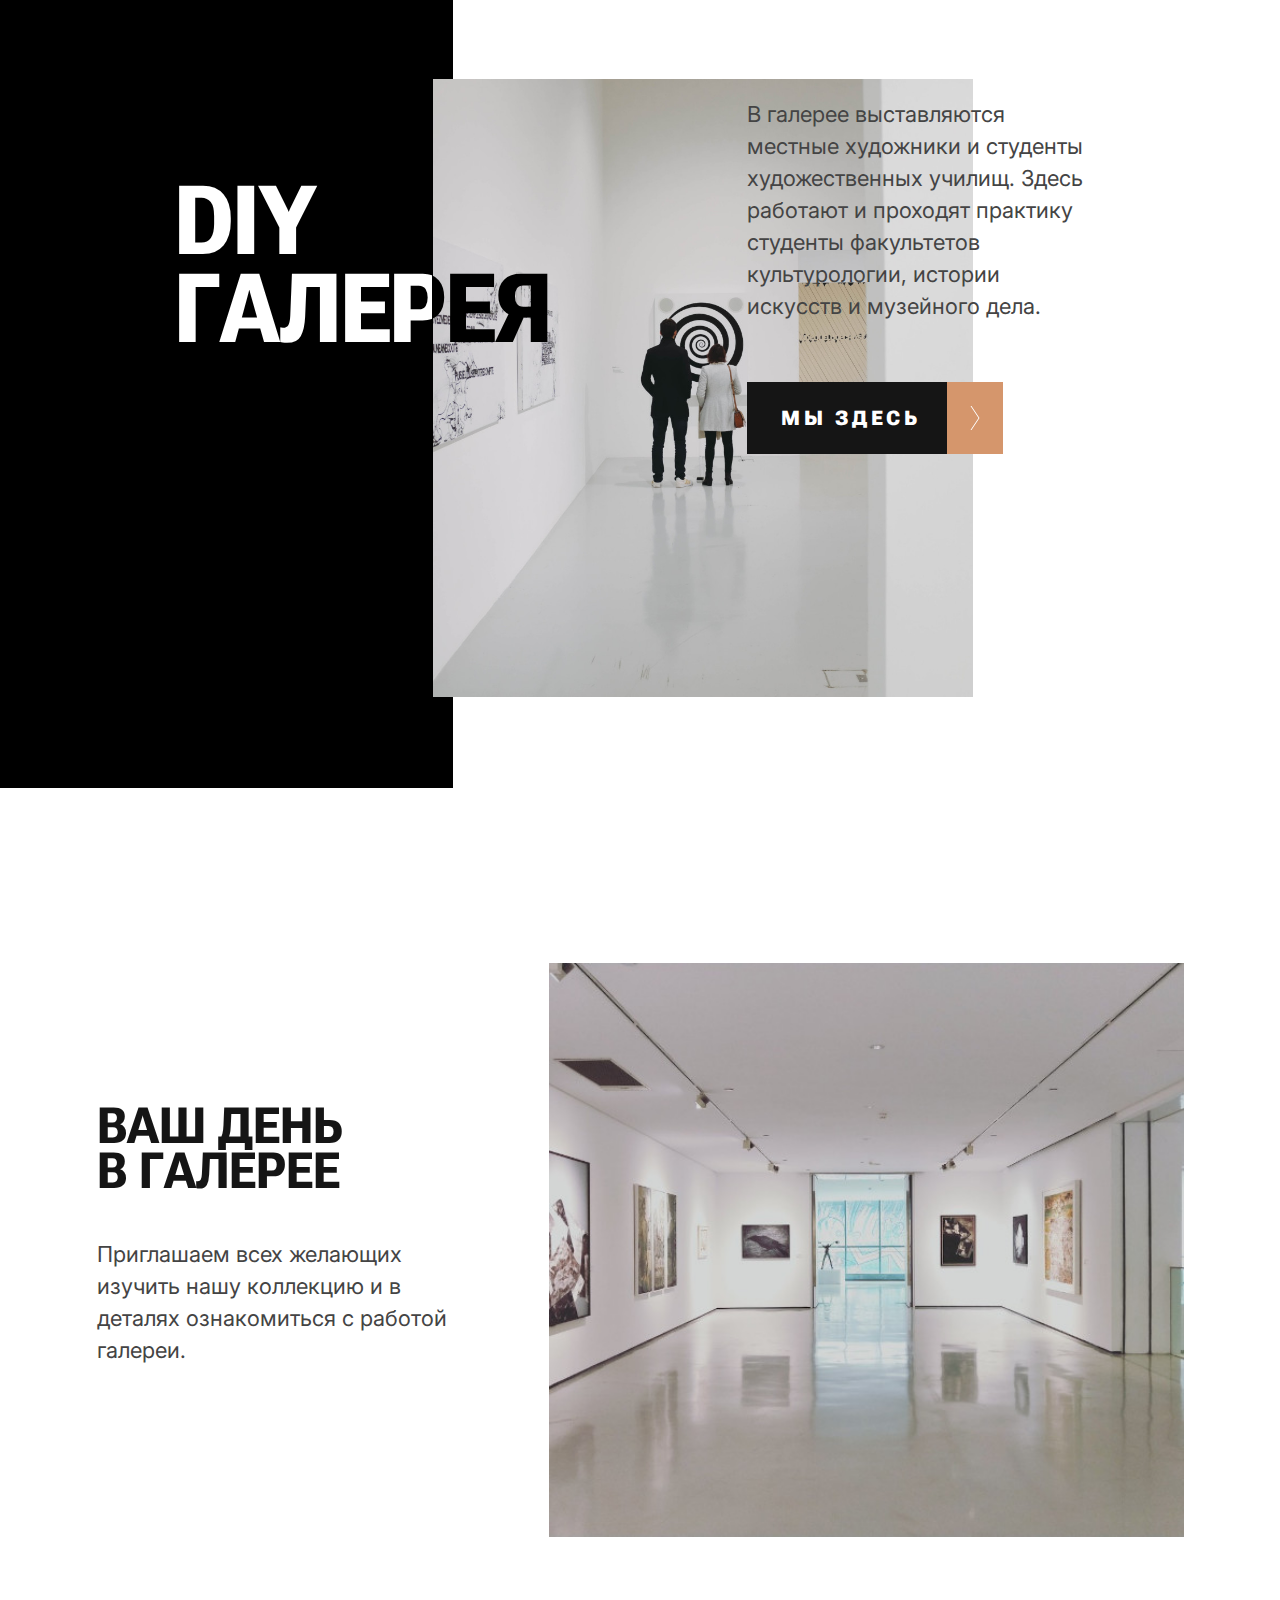
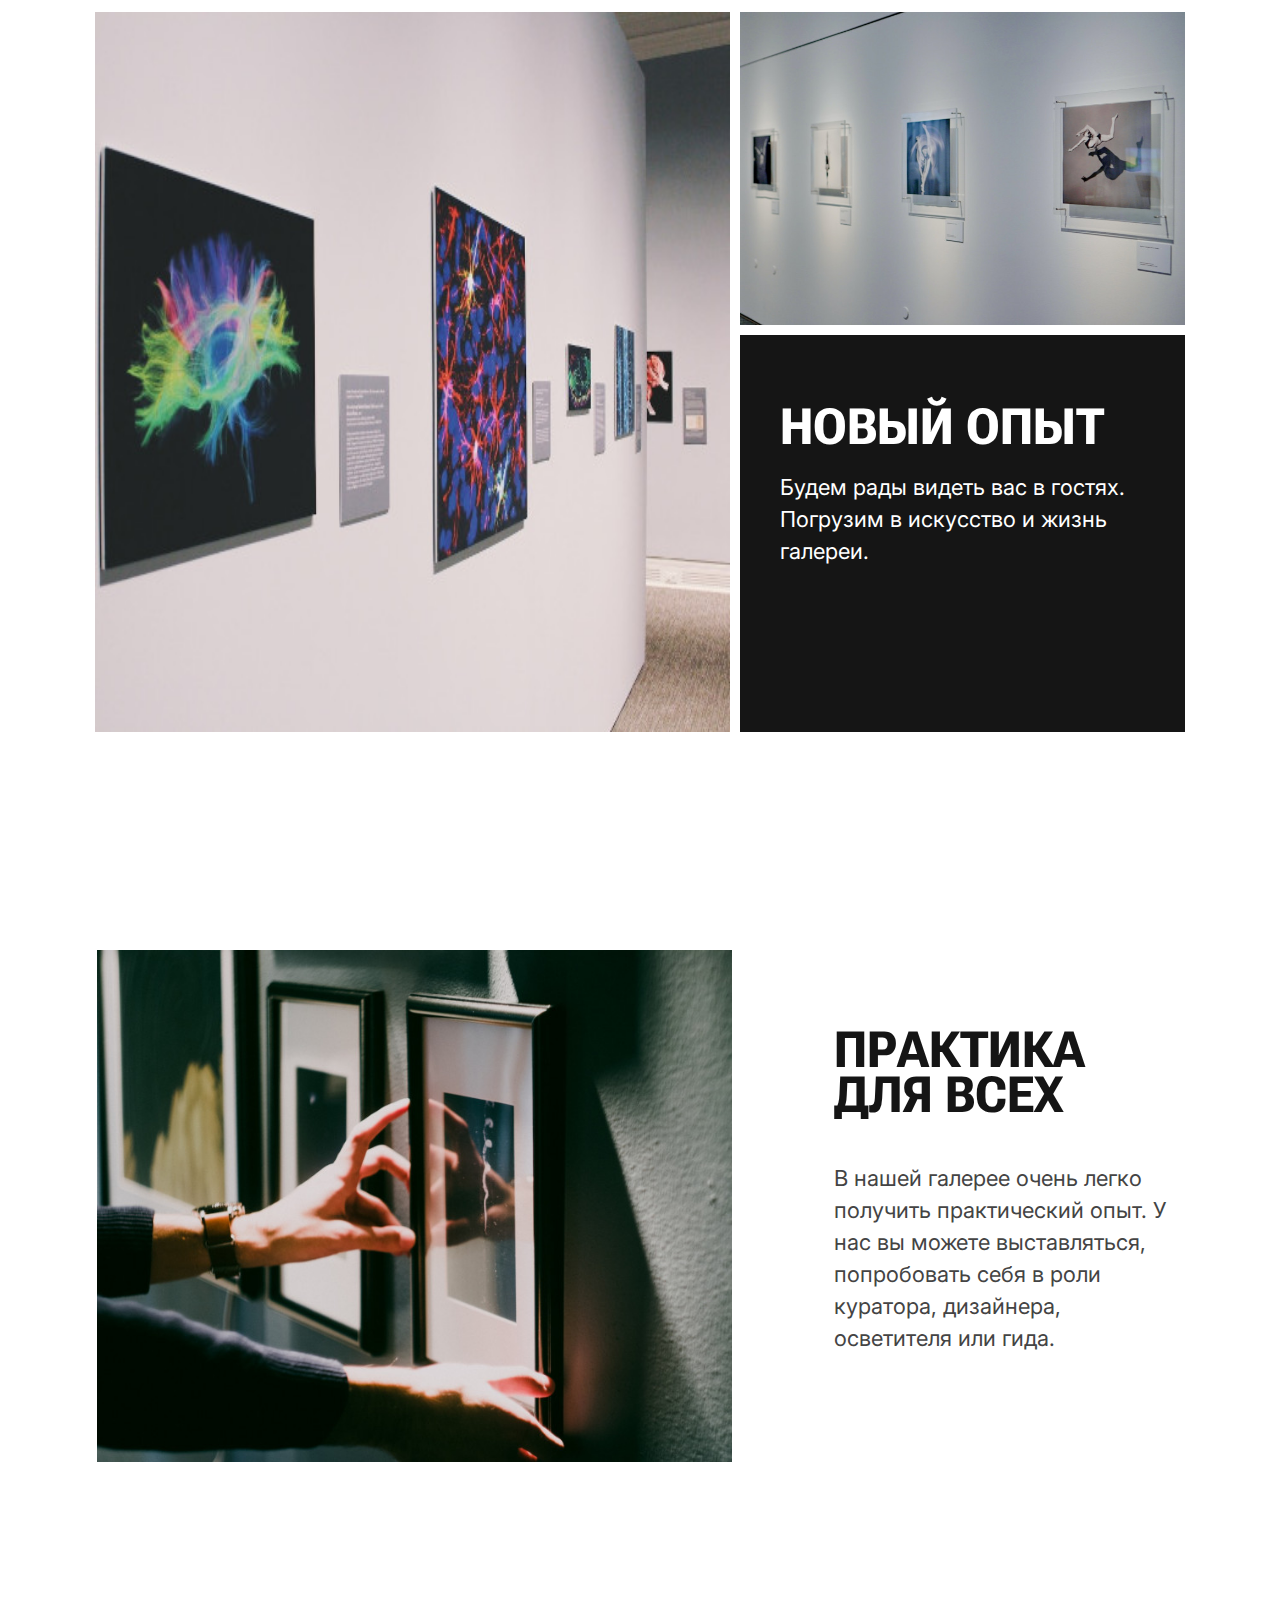
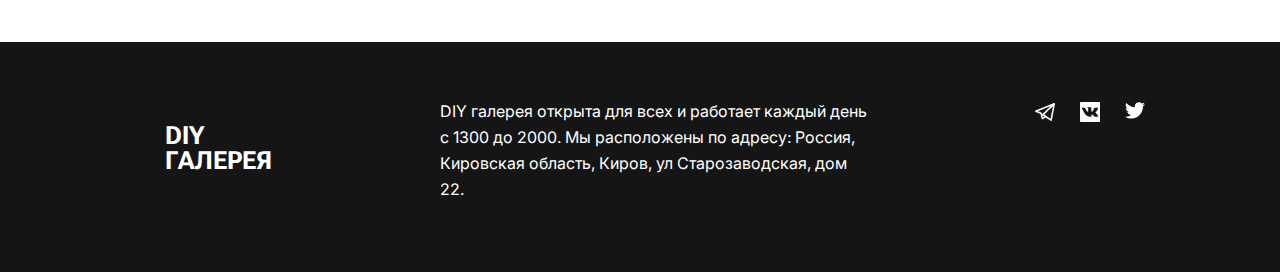
<file: index.html>
<!DOCTYPE html>
<html lang="ru">

  <head>
    <meta charset="UTF-8" />
    <meta name="viewport" content="width=device-width" initial-scale="1.0" />
    <link rel="stylesheet" type="text/css" href="styles/index-styles.css" />
    <script src="scripts/our-location-arrow.js" defer></script>
    <title>DIY Галерея</title>
    <!--Fonts-->
    <link rel="preconnect" href="https://fonts.googleapis.com">
<link rel="preconnect" href="https://fonts.gstatic.com" crossorigin>
<link href="https://fonts.googleapis.com/css2?family=Roboto+Flex:wght@800;900&display=swap" rel="stylesheet">

<link rel="preconnect" href="https://fonts.googleapis.com">
<link rel="preconnect" href="https://fonts.gstatic.com" crossorigin>
<link href="https://fonts.googleapis.com/css2?family=Inter:wght@300&display=swap" rel="stylesheet">

<link rel="shortcut icon" href="assets/favicon.ico"/>
  </head>

  <!-- Google tag (gtag.js) -->
<script async src="https://www.googletagmanager.com/gtag/js?id=G-XG4CNRJL94"></script>
<script>
  window.dataLayer = window.dataLayer || [];
  function gtag(){dataLayer.push(arguments);}
  gtag('js', new Date());

  gtag('config', 'G-XG4CNRJL94');
</script>

  <body>
    <div id="page-container">
      <main>
        <div id="rectangle-placeholder"></div>
        <picture>
          <source srcset="
          assets/tablet/image-hero.jpg 1x,
          assets/tablet/image-hero@2x.jpg 2x" media="(min-width: 690px)" />

          <source srcset="
          assets/desktop/image-hero.jpg 1x,
          assets/desktop/image-hero@2x 2x" media="(min-width: 1000px)" />

          <img srcset="
          assets/mobile/image-hero.jpg 1x"
            alt="Мужчина и женщина стоят в галерее и смотрят на картину"
            id="hero-pair-image" />
        </picture>

        <div id="content-wrap">
          <!--DIY Gallery Section-->
          <section id="modern-art-gallery-section">
            <h1 id="mod-art-gallery-title">DIY<br />Галерея</h1>
            <div id="mod-subtext-and-location">
              <p class="hero-subtext-par">
                В галерее выставляются местные художники и студенты художественных училищ.
                Здесь работают и проходят практику студенты факультетов культурологии, истории искусств и музейного дела.
              </p>

              <!--Our Location Section-->
              <section class="location-section">

                <div id="location-bar">
                  <h2 id="our-location-text">Мы Здесь</h2>
                  <a href="html/location-page.html">
                    <span id="location-arrow"><svg width="10" height="24" xmlns="http://www.w3.org/2000/svg">
                        <path stroke="#FFF" fill="none" d="m1 0 8 12-8 12" />
                      </svg></span></a>
                </div>
              </section>
            </div>
          </section>

          <!--Your Day At The Gallery Section-->
          <div id="all-sections-groups">
            <section class="day-at-gallery-section">
              <picture>
                <source srcset="
                assets/tablet/image-grid-1.jpg 1x,
               assets/tablet/image-grid-1@2x.jpg 2x" media="(min-width: 690px)" />

                <source srcset="
                assets/desktop/image-grid-1.jpg 1x,
               assets/desktop/image-grid-1@2x 2x" media="(min-width: 1000px)" />

                <img srcset="
                assets/mobile/image-grid-1.jpg 1x,
                "
                  alt="Галерея с экспонатами на стенах, светлые стены и пол"
                  id="canvas-walls-image" />
              </picture>
              <div id="day-at-gallery-text-group">
                <h2 id="your-day-at-gallery-title">Ваш день<br />В Галерее</h2>
                <p class="day-at-gallery-subtext-par">
                  Приглашаем всех желающих изучить нашу коллекцию и в деталях ознакомиться с работой галереи.
                </p>
              </div>
            </section>
          </div>

          
          <div id="canvas-images-and-inspired-group">
            <picture>
              <source srcset="
              assets/tablet/image-grid-2.jpg 1x,
              assets/tablet/image-grid-2@2x.jpg 2x" media="(min-width: 690px)" />

              <source srcset="
              assets/desktop/image-grid-2.jpg 1x,
              assets/desktop/image-grid-2@2x 2x" media="(min-width: 1000px)" />

              <img srcset="
              assets/mobile/image-grid-2.jpg 1x,
              "
                alt="Яркие постеры и таблички с описанием на стене"
                id="posters-image" />
            </picture>

            <!--People Looking At Canvas Image-->
            <div id="canvas-and-inspired-section">
              <picture>
                <source srcset="
                assets/tablet/image-grid-3.jpg 1x,
                assets/tablet/image-grid-3@2x.jpg 2x" media="(min-width: 690px)" />

                <source srcset="
                assets/desktop/image-grid-3.jpg 1x,
                assets/desktop/image-grid-3@2x 2x" media="(min-width: 1000px)" />

                <img srcset="
                assets/mobile/image-grid-3.jpg 1x,
                "
                  alt="Фотографии в стеклянных рамках на стене"
                  id="photos-glass-image" />
              </picture>

              <!--Come and Be Inspired Section-->
              <div id="be-inspired-section">
                <h2 class="be-inspired-text">Новый опыт</h2>
                <p class="be-inspired-subtext">
                Будем рады видеть вас в гостях. Погрузим в искусство и жизнь галереи.</p>
              </div>
            </div>

          
          </div>

          <div id="all-sections-groups">
            <section class="day-at-gallery-section">

              <div id="day-at-gallery-text-group">
                <h2 id="your-day-at-gallery-title">Практика<br />для всех</h2>
                <p class="day-at-gallery-subtext-par">
                  В нашей галерее очень легко получить практический опыт. У нас вы можете выставляться, попробовать себя в роли куратора, дизайнера, осветителя или гида.
                </p>
              </div>
              <picture>
                <source srcset="
                assets/tablet/image-invite.jpg 1x
                " media="(min-width: 690px)" />

                <source srcset="
                assets/desktop/image-invite.jpg 1x
                " media="(min-width: 1000px)" />

                <img srcset="
                assets/mobile/image-invite.jpg 1x
                "
                  alt="Человек вешает картину на стену. Видны руки, картина, стена."
                  id="canvas-walls-image" />
              </picture>
              
            </section>
          </div>

        </div>
      </main>


      <!--Footer-->
      <footer id="homepage-footer">
        <h2 id="homepage-footer-mad-text">DIY ГАЛЕРЕЯ</h2>
        <p id="homepage-footer-mad-subtext">
          DIY галерея открыта для всех и работает каждый день с 1300 до 2000. Мы расположены по адресу: Россия, Кировская область, Киров, ул Старозаводская, дом 22.
        </p>

        <section id="homepage-footer-icons">
          <!--Telegram Icon-->
          <svg fill="#FFF" height="20px" width="20px" version="1.1" id="Capa_1" xmlns="http://www.w3.org/2000/svg" xmlns:xlink="http://www.w3.org/1999/xlink" 
	        viewBox="0 0 189.473 189.473" xml:space="preserve">
          <g>
	        <path d="M152.531,179.476c-1.48,0-2.95-0.438-4.211-1.293l-47.641-32.316l-25.552,18.386c-2.004,1.441-4.587,1.804-6.914,0.972
	        	c-2.324-0.834-4.089-2.759-4.719-5.146l-12.83-48.622L4.821,93.928c-2.886-1.104-4.8-3.865-4.821-6.955
	        	c-0.021-3.09,1.855-5.877,4.727-7.02l174.312-69.36c0.791-0.336,1.628-0.53,2.472-0.582c0.302-0.018,0.605-0.018,0.906-0.001
	        	c1.748,0.104,3.465,0.816,4.805,2.13c0.139,0.136,0.271,0.275,0.396,0.42c1.11,1.268,1.72,2.814,1.835,4.389
	        	c0.028,0.396,0.026,0.797-0.009,1.198c-0.024,0.286-0.065,0.571-0.123,0.854L159.898,173.38c-0.473,2.48-2.161,4.556-4.493,5.523
	        	C154.48,179.287,153.503,179.476,152.531,179.476z M104.862,130.579l42.437,28.785L170.193,39.24l-82.687,79.566l17.156,11.638
	        	C104.731,130.487,104.797,130.533,104.862,130.579z M69.535,124.178l5.682,21.53l12.242-8.809l-16.03-10.874
	        	C70.684,125.521,70.046,124.893,69.535,124.178z M28.136,86.782l31.478,12.035c2.255,0.862,3.957,2.758,4.573,5.092l3.992,15.129
	        	c0.183-1.745,0.974-3.387,2.259-4.624L149.227,38.6L28.136,86.782z"/>
          </g>
          </svg>

          <!--VK Icon-->
          <svg fill="#FFF" version="1.1" id="Capa_1" xmlns="http://www.w3.org/2000/svg" xmlns:xlink="http://www.w3.org/1999/xlink" 
          width="20px" height="20px" viewBox="0 0 94 94" xml:space="preserve">
       <g>
         <path d="M89,0H5C2.238,0,0,2.239,0,5v84c0,2.761,2.238,5,5,5h84c2.762,0,5-2.239,5-5V5C94,2.239,91.762,0,89,0z M74.869,52.943
           c2.562,2.5,5.271,4.854,7.572,7.617c1.018,1.22,1.978,2.48,2.709,3.899c1.041,2.024,0.101,4.247-1.713,4.366l-11.256-0.003
           c-2.906,0.239-5.22-0.931-7.172-2.918c-1.555-1.585-3.001-3.277-4.5-4.914c-0.611-0.673-1.259-1.306-2.025-1.806
           c-1.534-0.996-2.867-0.692-3.748,0.909c-0.896,1.63-1.103,3.438-1.185,5.255c-0.125,2.655-0.925,3.348-3.588,3.471
           c-5.69,0.268-11.091-0.596-16.108-3.463c-4.429-2.53-7.854-6.104-10.838-10.146c-5.816-7.883-10.27-16.536-14.27-25.437
           c-0.901-2.005-0.242-3.078,1.967-3.119c3.676-0.073,7.351-0.063,11.022-0.004c1.496,0.023,2.485,0.879,3.058,2.289
           c1.985,4.885,4.421,9.533,7.471,13.843c0.813,1.147,1.643,2.292,2.823,3.103c1.304,0.896,2.298,0.601,2.913-0.854
           c0.393-0.928,0.563-1.914,0.647-2.906c0.292-3.396,0.327-6.792-0.177-10.175c-0.315-2.116-1.507-3.483-3.617-3.883
           c-1.074-0.204-0.917-0.602-0.395-1.215c0.906-1.062,1.76-1.718,3.456-1.718l12.721-0.002c2.006,0.392,2.452,1.292,2.725,3.311
           l0.012,14.133c-0.021,0.782,0.391,3.098,1.795,3.61c1.123,0.371,1.868-0.53,2.54-1.244c3.048-3.235,5.22-7.056,7.167-11.009
           c0.857-1.743,1.6-3.549,2.32-5.356c0.533-1.337,1.367-1.995,2.875-1.971l12.246,0.013c0.36,0,0.729,0.004,1.086,0.063
           c2.062,0.355,2.627,1.243,1.99,3.257c-1.004,3.163-2.959,5.799-4.871,8.441c-2.043,2.825-4.224,5.557-6.252,8.396
           C72.411,49.38,72.561,50.688,74.869,52.943z"/>
       </g>
       </svg>

          <!--Twitter Icon-->
          <svg width="20" height="17" xmlns="http://www.w3.org/2000/svg" class="footer-icons-svg">
            <path
              d="M20 2.172a8.192 8.192 0 0 1-2.357.646 4.11 4.11 0 0 0 1.805-2.27 8.22 8.22 0 0 1-2.606.996A4.096 4.096 0 0 0 13.847.248c-2.65 0-4.596 2.472-3.998 5.037A11.648 11.648 0 0 1 1.392 1a4.109 4.109 0 0 0 1.27 5.478 4.086 4.086 0 0 1-1.858-.513c-.045 1.9 1.318 3.679 3.291 4.075a4.113 4.113 0 0 1-1.853.07 4.106 4.106 0 0 0 3.833 2.849A8.25 8.25 0 0 1 0 14.658a11.616 11.616 0 0 0 6.29 1.843c7.618 0 11.923-6.434 11.663-12.205A8.354 8.354 0 0 0 20 2.172Z"
              fill="#FFF" />
          </svg>
        </section>
      </footer>
    </div>
  </body>

</html>
</file>
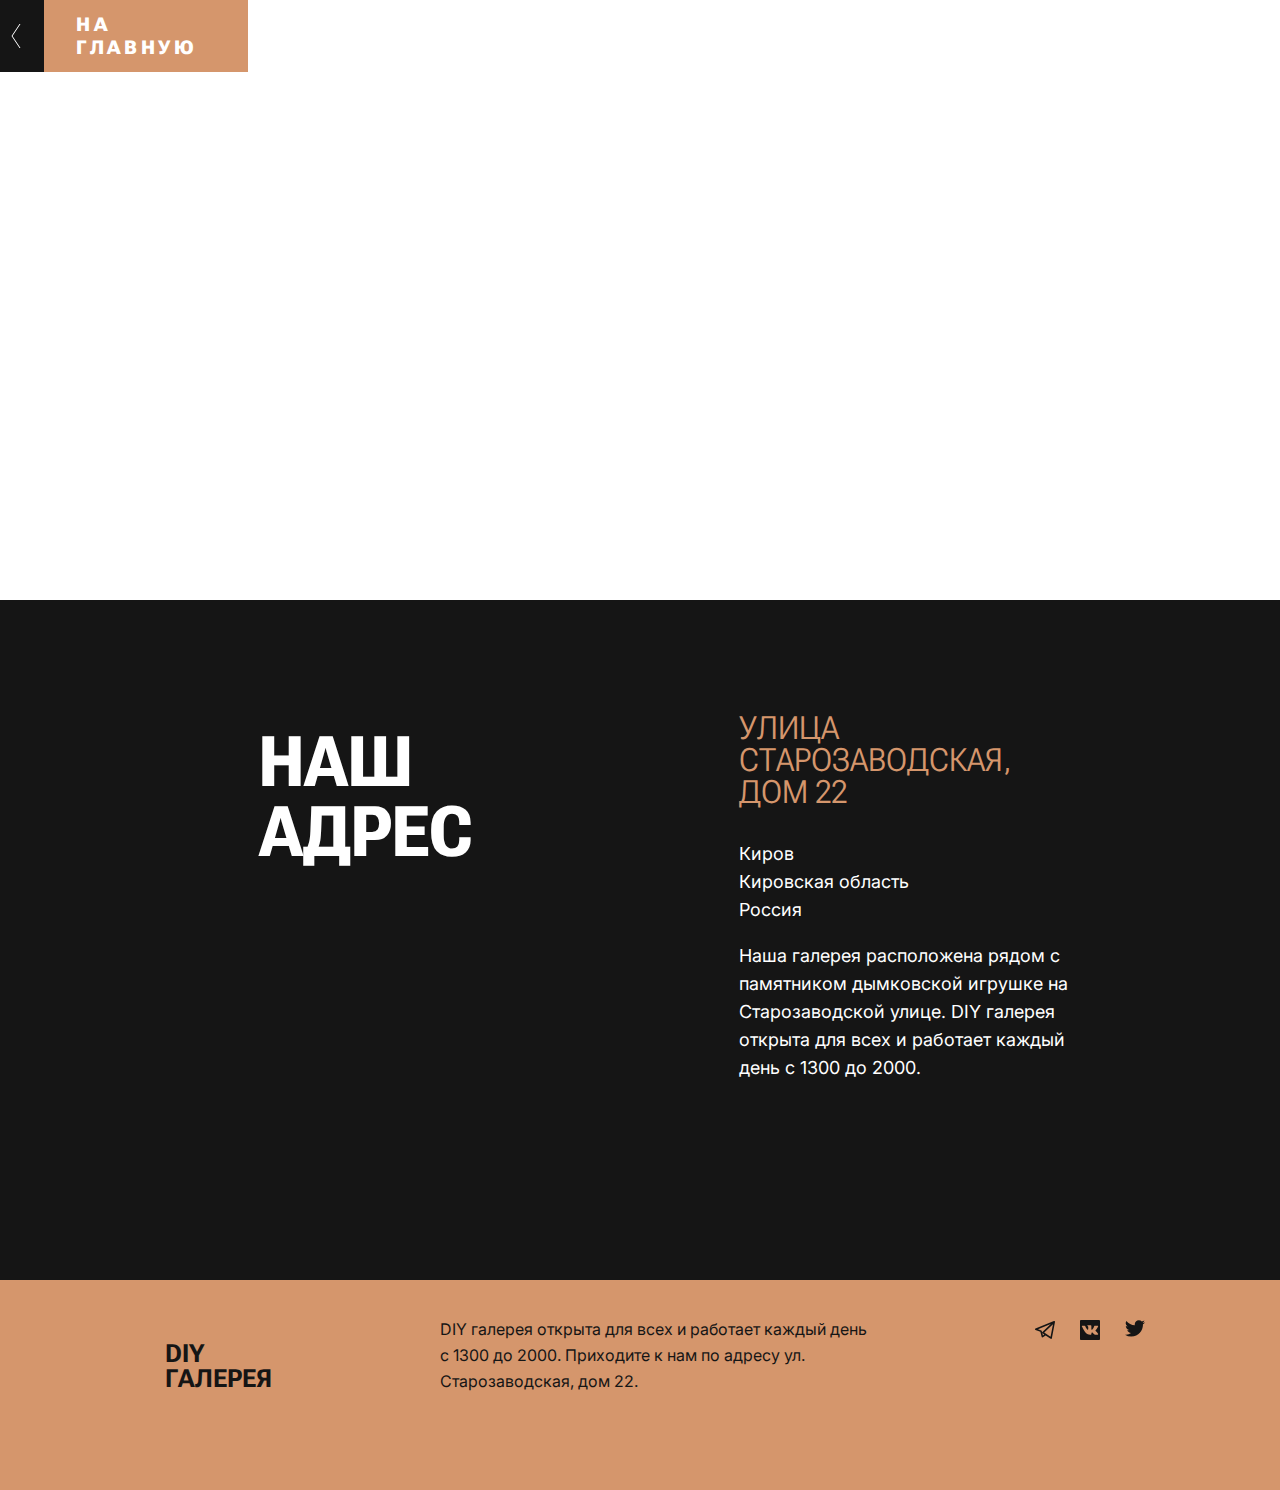
<file: html/location-page.html>
<!DOCTYPE html>
<html lang="ru">

  <head>

    <!-- Google tag (gtag.js) -->
<script async src="https://www.googletagmanager.com/gtag/js?id=G-XG4CNRJL94"></script>
<script>
  window.dataLayer = window.dataLayer || [];
  function gtag(){dataLayer.push(arguments);}
  gtag('js', new Date());

  gtag('config', 'G-XG4CNRJL94');
</script>

    <meta charset="UTF-8">
    <meta name="viewport" content="width=device-width" initial-scale="1.0">
    <link rel="stylesheet" type="text/css" href="../styles/location-page-styles.css" />
    <script src="../scripts/location-page.js" defer></script>
    <title>Расположение DIY Галереи</title>
    <!--Fonts-->
    <link rel="preconnect" href="https://fonts.googleapis.com">
<link rel="preconnect" href="https://fonts.gstatic.com" crossorigin>
<link href="https://fonts.googleapis.com/css2?family=Roboto+Flex:wght@800;900&display=swap" rel="stylesheet">

<link rel="preconnect" href="https://fonts.googleapis.com">
<link rel="preconnect" href="https://fonts.gstatic.com" crossorigin>
<link href="https://fonts.googleapis.com/css2?family=Inter:wght@300&display=swap" rel="stylesheet">
     
<link rel="shortcut icon" href="assets/favicon.ico"/>
    
  </head>

  <body>
    <div id="page-container">
      <main>
        <div id="rectangle-placeholder">
          <div id="content-wrap">
            <!--Our Location Section-->
            <section class="back-home-section">
              <div id="back-home-bar">
                <a href="../index.html"><span id="back-home-arrow">
                    <svg width="10" height="24" xmlns="http://www.w3.org/2000/svg">
                      <path stroke="#FFF" fill="none" d="M9 24 1 12 9 0" />
                    </svg></a>
                </span>
                <h2 id="back-home-text">На главную</h2>
              </div>
            </section>

            <!--Leaflet Map-->
            
            
            <iframe src="https://www.google.com/maps/embed?pb=!1m14!1m12!1m3!1d873.642660974522!2d49.66777261170225!3d58.61429356943966!2m3!1f0!2f0!3f0!3m2!1i1024!2i768!4f13.1!5e0!3m2!1sru!2sru!4v1681485201812!5m2!1sru!2sru" width="100%" height="600" style="border:0;" allowfullscreen="" loading="lazy" referrerpolicy="no-referrer-when-downgrade"></iframe>
            <!--Our Location Info Section-->
            <section id="our-location-info-section">
              <h1 id="our-location-section-text">Наш адрес</h1>
              <address>
                <p id="addess-street-name"> улица Старозаводская, дом 22</p>
                <p id="address-city-state-country">
                  Киров<br>
                  Кировская область<br>
                  Россия
                </p>
                <p id="address-paragraph">
                  Наша галерея расположена рядом с памятником дымковской игрушке на Старозаводской улице.
                  DIY галерея открыта для всех и работает каждый день с 1300 до 2000.
                </p>
              </address>
            </section>
          </div>
        </div>
      </main>
    </div>

    <!--Footer-->
    <footer id="homepage-footer">
      <h2 id="homepage-footer-mad-text">DIY Галерея</h2>
      <p id="homepage-footer-mad-subtext">
        DIY галерея открыта для всех и работает каждый день с 1300 до 2000.
        Приходите к нам по адресу ул. Старозаводская, дом 22.
      </p>

      <section id="homepage-footer-icons">
        <!--Telegram Icon-->
        <svg fill="#FFF" height="20px" width="20px" version="1.1" id="Capa_1" xmlns="http://www.w3.org/2000/svg" xmlns:xlink="http://www.w3.org/1999/xlink" 
        viewBox="0 0 189.473 189.473" xml:space="preserve">
        <g>
        <path d="M152.531,179.476c-1.48,0-2.95-0.438-4.211-1.293l-47.641-32.316l-25.552,18.386c-2.004,1.441-4.587,1.804-6.914,0.972
          c-2.324-0.834-4.089-2.759-4.719-5.146l-12.83-48.622L4.821,93.928c-2.886-1.104-4.8-3.865-4.821-6.955
          c-0.021-3.09,1.855-5.877,4.727-7.02l174.312-69.36c0.791-0.336,1.628-0.53,2.472-0.582c0.302-0.018,0.605-0.018,0.906-0.001
          c1.748,0.104,3.465,0.816,4.805,2.13c0.139,0.136,0.271,0.275,0.396,0.42c1.11,1.268,1.72,2.814,1.835,4.389
          c0.028,0.396,0.026,0.797-0.009,1.198c-0.024,0.286-0.065,0.571-0.123,0.854L159.898,173.38c-0.473,2.48-2.161,4.556-4.493,5.523
          C154.48,179.287,153.503,179.476,152.531,179.476z M104.862,130.579l42.437,28.785L170.193,39.24l-82.687,79.566l17.156,11.638
          C104.731,130.487,104.797,130.533,104.862,130.579z M69.535,124.178l5.682,21.53l12.242-8.809l-16.03-10.874
          C70.684,125.521,70.046,124.893,69.535,124.178z M28.136,86.782l31.478,12.035c2.255,0.862,3.957,2.758,4.573,5.092l3.992,15.129
          c0.183-1.745,0.974-3.387,2.259-4.624L149.227,38.6L28.136,86.782z"/>
        </g>
        </svg>

        <!--VK Icon-->
        <svg fill="#FFF" version="1.1" id="Capa_1" xmlns="http://www.w3.org/2000/svg" xmlns:xlink="http://www.w3.org/1999/xlink" 
        width="20px" height="20px" viewBox="0 0 94 94" xml:space="preserve">
     <g>
       <path d="M89,0H5C2.238,0,0,2.239,0,5v84c0,2.761,2.238,5,5,5h84c2.762,0,5-2.239,5-5V5C94,2.239,91.762,0,89,0z M74.869,52.943
         c2.562,2.5,5.271,4.854,7.572,7.617c1.018,1.22,1.978,2.48,2.709,3.899c1.041,2.024,0.101,4.247-1.713,4.366l-11.256-0.003
         c-2.906,0.239-5.22-0.931-7.172-2.918c-1.555-1.585-3.001-3.277-4.5-4.914c-0.611-0.673-1.259-1.306-2.025-1.806
         c-1.534-0.996-2.867-0.692-3.748,0.909c-0.896,1.63-1.103,3.438-1.185,5.255c-0.125,2.655-0.925,3.348-3.588,3.471
         c-5.69,0.268-11.091-0.596-16.108-3.463c-4.429-2.53-7.854-6.104-10.838-10.146c-5.816-7.883-10.27-16.536-14.27-25.437
         c-0.901-2.005-0.242-3.078,1.967-3.119c3.676-0.073,7.351-0.063,11.022-0.004c1.496,0.023,2.485,0.879,3.058,2.289
         c1.985,4.885,4.421,9.533,7.471,13.843c0.813,1.147,1.643,2.292,2.823,3.103c1.304,0.896,2.298,0.601,2.913-0.854
         c0.393-0.928,0.563-1.914,0.647-2.906c0.292-3.396,0.327-6.792-0.177-10.175c-0.315-2.116-1.507-3.483-3.617-3.883
         c-1.074-0.204-0.917-0.602-0.395-1.215c0.906-1.062,1.76-1.718,3.456-1.718l12.721-0.002c2.006,0.392,2.452,1.292,2.725,3.311
         l0.012,14.133c-0.021,0.782,0.391,3.098,1.795,3.61c1.123,0.371,1.868-0.53,2.54-1.244c3.048-3.235,5.22-7.056,7.167-11.009
         c0.857-1.743,1.6-3.549,2.32-5.356c0.533-1.337,1.367-1.995,2.875-1.971l12.246,0.013c0.36,0,0.729,0.004,1.086,0.063
         c2.062,0.355,2.627,1.243,1.99,3.257c-1.004,3.163-2.959,5.799-4.871,8.441c-2.043,2.825-4.224,5.557-6.252,8.396
         C72.411,49.38,72.561,50.688,74.869,52.943z"/>
     </g>
     </svg>

        <!--Twitter Icon-->
        <svg width="20" height="17" xmlns="http://www.w3.org/2000/svg" class="footer-icons-svg">
          <path
            d="M20 2.172a8.192 8.192 0 0 1-2.357.646 4.11 4.11 0 0 0 1.805-2.27 8.22 8.22 0 0 1-2.606.996A4.096 4.096 0 0 0 13.847.248c-2.65 0-4.596 2.472-3.998 5.037A11.648 11.648 0 0 1 1.392 1a4.109 4.109 0 0 0 1.27 5.478 4.086 4.086 0 0 1-1.858-.513c-.045 1.9 1.318 3.679 3.291 4.075a4.113 4.113 0 0 1-1.853.07 4.106 4.106 0 0 0 3.833 2.849A8.25 8.25 0 0 1 0 14.658a11.616 11.616 0 0 0 6.29 1.843c7.618 0 11.923-6.434 11.663-12.205A8.354 8.354 0 0 0 20 2.172Z"
            fill="#FFF" />
        </svg>
      </section>
    </footer>
    </div>

  </body>

</html>
</file>
<file: styles/index-styles.css>
/*Global Variables*/
:root {
  --roboto-flex-font: "Roboto Flex", cursive;
  --inter-font: "Inter", sans-serif;
  --almost-black-color: #151515;
  --dark-gray-color: #444444;
  --white-color: #ffffff;
  --gold-color: #d5966c;
}

/*CSS Resets*/
body,
html {
  margin: 0;
  padding: 0;
  box-sizing: border-box;
  overflow-x: hidden;
}

/*Main Content*/
#content-wrap {
  display: flex;
  flex-direction: column;
  justify-content: center;
  align-items: center;
}

/*DIY Gallery Section*/
/*Set rectangle to display none initally*/
#rectangle-placeholder {
  display: none;
}

#hero-pair-image {
  width: 100%;
}

/*Heading Title*/
h1 {
  font-family: var(--roboto-flex-font);
  color: var(--almost-black-color);
  text-transform: uppercase;
  font-size: 60px;
  line-height: 55px;
  width: 343px;
}

/*Hero subtext*/
.hero-subtext-par {
  font-family: var(--inter-font);
  color: var(--dark-gray-color);
  font-size: 18px;
  line-height: 28px;
  width: 343px;
}

/*Our Location Bar*/
#location-bar {
  width: 204px;
  height: 72px;
  background-color: var(--almost-black-color);
}

#location-bar,
#location-arrow {
  display: flex;
  justify-content: center;
  align-items: center;
}

#our-location-text{
  color: var(--white-color);
  font-family: var(--roboto-flex-font);
  font-weight: 900;
  font-size: 20px;
  letter-spacing: 3.64px;
  text-transform: uppercase;
  position: relative;
  left: 30px;
}

#location-arrow {
  width: 56px;
  height: 72px;
  background-color: var(--gold-color);
  position: relative;
  left: 56px;
}


/*Day At Gallery Section*/
#canvas-walls-image {
  width: 343px;
  height: 320px;
  position: relative;
  top: 70px;
  object-fit: contain;
}

#your-day-at-gallery-title {
  font-family: var(--roboto-flex-font);
  color: var(--almost-black-color);
  font-size: 50px;
  line-height: 45px;
  text-transform: uppercase;
  position: relative;
  top: 40px;
  width: 343px;
}

.day-at-gallery-subtext-par {
  font-family: var(--inter-font);
  color: var(--dark-gray-color);
  font-size: 18px;
  line-height: 28px;
  width: 343px;
}

/*Images and be Inspired Section*/
#posters-image {
  height: 480px;
}

#photos-glass-image {
  height: 480px;
}

#posters-image,
#photos-glass-image {
  margin-bottom: 20px;
}

/*Come And Be Inspired Section*/
#be-inspired-section {
  height: 293px;
  width: 100vw;
  background-color: var(--almost-black-color);
}

.be-inspired-text {
  font-family: var(--roboto-flex-font);
  color: var(--white-color);
  font-size: 50px;
  line-height: 45px;
  text-transform: uppercase;
  margin-top: 40px;
}

.be-inspired-subtext {
  font-family: var(--inter-font);
  color: var(--white-color);
  font-size: 18px;
  line-height: 28px;
  margin-top: -20px;
}

.be-inspired-text,
.be-inspired-subtext {
  width: 295px;
  margin-left: 40px;
}

/*Homepage Footer*/
#homepage-footer {
  width: 100%;
  height: 336px;
  margin-top: -260px; /*decreases space between footer and main content*/
  background-color: var(--almost-black-color);
}

/*Keep Footer At Bottom of Page*/
#page-container {
  position: relative;
  min-height: 100vh;
}

#content-wrap {
  padding-bottom: 336px; /*Footer height*/
}


/*Footer Text*/
#homepage-footer-mad-text {
  font-family: var(--roboto-flex-font);
  color: var(--white-color);
  font-size: 25px;
  line-height: 25px;
  text-transform: uppercase;
  width: 110.05px;
  padding-top: 30px;
}

#homepage-footer-mad-subtext {
  font-family: var(--inter-font);
  color: var(--white-color);
  font-size: 16px;
  line-height: 26px;
  width: 311px;
  padding-top: 10px;
}

#homepage-footer-mad-text,
#homepage-footer-mad-subtext,
#homepage-footer-icons {
  padding-left: 30px;
}

#homepage-footer-icons {
  display: flex;
  gap: 25px;
  padding-top: 30px;
  cursor: pointer;
}

/*Footer Hover*/
path:hover{
  fill: var(--gold-color);
}


/*MEDIA QUERIES*/
/*max-number and below 
  min-number and above*/

/*Mobile Devices*/
/*689 and below*/
@media (max-width: 689px) {
  /*Centers content for mobile*/
  .day-at-gallery-section,
  #canvas-images-and-inspired-group,
  #canvas-and-inspired-section {
    display: flex;
    flex-direction: column;
    justify-content: center;
    align-items: center;
  }

  .hero-subtext-par {
    margin-top: -20px;
  }

  .day-at-gallery-subtext-par {
    margin-top: 60px;
  }
}

/*350 and below*/
@media (max-width: 350px) {
  /*Hero title and subtext*/
  #mod-art-gallery-title,
  #your-day-at-gallery-title {
    font-size: 40px;
  }

  #modern-art-gallery-section {
    width: 260px;
  }

  .hero-subtext-par {
    width: 300px;
  }

  /*Images*/
  #canvas-walls-image,
  #posters-image,
  #photos-glass-image {
    width: 300px;
  }

  /*Gallery title and subtext*/
  #your-day-at-gallery-title,
  .day-at-gallery-subtext-par {
    width: 260px;
  }

  /*Inspired section title and subtext*/
  .be-inspired-text,
  .be-inspired-subtext {
    width: 280px;
    margin-left: 40px;
  }

  /*Footer subtext*/
  #homepage-footer-mad-subtext {
    width: 260px;
  }
}

/*318 and below*/
@media (max-width: 318px) {
  /*Gallery title and subtext*/
  #your-day-at-gallery-title,
  .day-at-gallery-subtext-par {
    width: 230px;
  }

  /*Hero Subtext*/
  .hero-subtext-par {
    width: 220px;
  }

  /*Images*/
  #canvas-walls-image,
  #posters-image,
  #photos-glass-image {
    width: 260px;
  }
}

/*300 and below*/
@media (max-width: 300px) {
  .be-inspired-subtext,
  #homepage-footer-mad-subtext {
    width: 235px;
  }
}

/*Tablet Devices*/
/*Between 530px and 689px
Fix inspired and footer text sections*/
@media (min-width: 530px) and (max-width: 689px) {
  #be-inspired-section {
    display: flex;
    align-items: center;
  }

  .be-inspired-subtext {
    margin-left: -2px;
    padding-right: 10px;
  }
}

/*Tablet 690px and above*/
@media (min-width: 690px) {
  #content-wrap {
    display: block;
  }

  #hero-pair-image {
    width: 437px;
    height: 700px;
    object-fit: contain;
  }

  .hero-subtext-par {
    width: 339px;
    font-size: 18px;
    line-height: 28px;
  }

  /*Tablet-Modern Art Gallery Section*/
  #modern-art-gallery-section {
    position: absolute;
    top: 0;
    left: 35px;
    margin-left: 300px;
    margin-top: 60px;
    height: 410px;
  }

  #mod-art-gallery-title {
    font-size: 70px;
    line-height: 65px;
    width: 339px;
  }

  /*Tablet-Day At Gallery Section*/
  .day-at-gallery-section {
    display: flex;
    flex-direction: row-reverse;
    gap: 64px;
  }

  #canvas-walls-image {
    width: 398px;
    height: 400px;
  }

  #your-day-at-gallery-title {
    font-size: 50px;
    line-height: 45px;
  }

  #your-day-at-gallery-title,
  .day-at-gallery-subtext-par {
    width: 223px;
  }

  .day-at-gallery-subtext-par {
    padding-top: 20px;
  }

  #day-at-gallery-text-group {
    margin-top: 50px;
  }

  /*Tablet-Images Section*/
  #posters-image {
    width: 398px;
    height: 720px;
  }

  #photos-glass-image {
    width: 280px;
    height: 313px;
  }

  /*Tablet-Be Inspired Section*/
  #be-inspired-section {
    width: 280px;
    height: 365px;
    padding-top: 30px;
  }

  .be-inspired-text {
    font-size: 50px;
    line-height: 45px;
  }

  .be-inspired-text,
  .be-inspired-subtext {
    width: 223px;
  }

  #posters-image {
    margin-top: 40px;
    margin-bottom: 0;
    padding: 0;
  }

  #photos-glass-image,
  #be-inspired-section {
    display: block;
  }

  #photos-glass-image {
    margin-bottom: 10px;
  }

  #canvas-images-and-inspired-group {
    display: flex;
    justify-content: center;
    align-items: center;
    gap: 10px;
    margin-top: -8px;
  }

  #canvas-and-inspired-section {
    margin-top: 35px;
  }

  #all-sections-groups {
    display: flex;
    flex-direction: column;
    justify-content: center;
    align-items: center;
  }
}

/*Footer Tablet*/
@media (min-width: 580px) {
  /*Tablet-Footer*/
  #homepage-footer {
    display: flex;
    justify-content: space-evenly;
    padding-top: 30px;
    height: 200px;
    position: absolute;
    bottom: 0;
  }

  #homepage-footer-mad-subtext {
    font-size: 16px;
    line-height: 26px;
    width: 281px;
  }
}

/*Desktop Devices*/
/*1000 and above*/
@media (min-width: 1000px) {
  #rectangle-placeholder {
    width: 465px;
    height: 799px;
    background-color: black;
  }

  #hero-pair-image {
    width: 540px;
    height: 800px;
  }

  #hero-pair-image,
  #rectangle-placeholder {
    display: inline-block;
    margin: -12px;
  }

  #mod-art-gallery-title {
    color: white;
    width: 514px;
    font-size: 96px;
    line-height: 88px;
    position: relative;
    right: 160px;
     /*Creates half colored text*/
     background: linear-gradient(to right, white 50%, black 50%);
     -webkit-background-clip: text;
     background-clip: text; /*Fallback for chrome*/
     -webkit-text-fill-color: transparent;
  }

  .hero-subtext-par {
    margin-bottom: 60px;
  }

  #mod-subtext-and-location {
    position: relative;
    left: 20px;
  }

  #modern-art-gallery-section {
    display: flex;
    justify-content: center;
    align-items: center;
  }
}

@media (min-width: 1000px) and (max-width: 1208px) {
  #mod-subtext-and-location {
    position: relative;
    left: -150px;
  }

  .hero-subtext-par {
    width: 300px;
  }
}

@media(min-width: 1090px){

  #mod-subtext-and-location {
    position: relative;
    left: -102px;
  }
}

@media (min-width: 1200px) {
  /*Subtext and titles*/
  #your-day-at-gallery-title,
  .hero-subtext-par,
  .day-at-gallery-subtext-par,
  .be-inspired-text,
  .be-inspired-subtext {
    width: 350px;
  }

  .hero-subtext-par {
    width: 340px;
  }

  .day-at-gallery-subtext-par,
  .hero-subtext-par,
  .be-inspired-subtext {
    font-size: 22px;
    line-height: 32px;
  }

  #canvas-walls-image {
    width: 635px;
    height: 800px;
  }

  #day-at-gallery-text-group,
  #canvas-walls-image {
    display: flex;
    flex-direction: column;
    justify-content: center;
  }

  #posters-image {
    width: 635px;
    height: 720px;
  }

  #photos-glass-image {
    width: 445px;
    height: 313px;
  }

  #be-inspired-section {
    width: 445px;
    height: 367px;
  }

  #homepage-footer-mad-subtext {
    width: 430px;
  }
  .day-at-gallery-section {
    gap: 102px;
  }
}

@media (min-width: 1500px) {
  #rectangle-placeholder {
    width: 700px;
    height: 708px;
    background-color: black;
  }

  #hero-pair-image {
    width: 540px;
    height: 799px;
    margin-left: -40px;
  }

  #mod-subtext-and-location {
    position: relative;
    left: 230px;
  }

  #mod-art-gallery-title {
    position: relative;
    right: -50px;
    font-size: 100px;
    line-height: 110px;
    width: 530px;
}

}
</file>
<file: styles/location-page-styles.css>
/*Global Variables*/
:root {
    --roboto-flex-font: "Roboto Flex", cursive;
    --inter-font: "Inter", sans-serif;
    --almost-black-color: #151515;
    --dark-gray-color: #444444;
    --white-color: #ffffff;
    --gold-color: #d5966c;
  }
  
  /*CSS Resets*/
  body,
  html {
    margin: 0;
    padding: 0;
    box-sizing: border-box;
    overflow-x: hidden;
  }

/*LOCATION PAGE*/
/*Main Content*/
#content-wrap {
    display: flex;
    flex-direction: column;
    justify-content: center;
    align-items: center;
  }

/*Back Home Bar*/
.back-home-section{
  position:absolute;
  top: 0;
  left: 40px;
  cursor: pointer;
}

#back-home-text{
  color: var(--white-color);
  font-family: var(--roboto-flex-font);
  font-weight: 900;
  font-size: 19px;
  letter-spacing: 3.64px;
  text-transform: uppercase;
  position: relative;
  left: 50px;
}

#back-home-bar {
  width: 208px;
  height: 72px;
  background-color: var(--almost-black-color);
}

#back-home-bar,
#back-home-arrow {
  display: flex;
  justify-content: center;
  align-items: center;
}

#back-home-text{
  color: var(--white-color);
  font-family: var(--roboto-flex-font);
  font-weight: 900;
  font-size: 19px;
  letter-spacing: 3.64px;
  text-transform: uppercase;
  position: relative;
  left: -20px;
}

#back-home-arrow {
  width: 56px;
  height: 72px;
  background-color: var(--gold-color);
  position: relative;
  left: -52px;
}


/*LEAFLET MAP*/
#leaflet-map { 
  width:100%;
  height: 550px; 
  z-index: -1; /*negative numbers lower the priority for visibility*/
  filter: saturate(60%);
}

/*Location Info Section*/
#our-location-info-section{
  width: 100%;
  height: 493px;
  background-color: var(--almost-black-color);
}

#our-location-section-text{
  color: var(--white-color);
  font-family: var(--roboto-flex-font);
  font-size: 50px;
  line-height: 45px;
  width: 343px;
  text-transform: uppercase;
}


/*FOOTER*/
/*Same Footer As Location Page*/
#homepage-footer {
  width: 100%;
  height: 336px;
  margin-top: -40px; /*decreases space between footer and main content*/
  background-color: var(--gold-color);
}

/*Keep Footer At Bottom of Page*/
#page-container {
  position: relative;
  min-height: 100vh;
}


/*Footer Text*/
#homepage-footer-mad-text {
  font-family: var(--roboto-flex-font);
  color: var(--almost-black-color);
  font-size: 25px;
  line-height: 25px;
  text-transform: uppercase;
  width: 110.05px;
  padding-top: 30px;
}

#homepage-footer-mad-subtext {
  font-family: var(--inter-font);
  color: var(--almost-black-color);
  font-size: 16px;
  line-height: 26px;
  width: 311px;
  padding-top: 10px;
}

#homepage-footer-mad-text,
#homepage-footer-mad-subtext,
#homepage-footer-icons {
  padding-left: 30px;
}

#homepage-footer-icons {
  display: flex;
  gap: 25px;
  padding-top: 30px;
  cursor: pointer;
}

#homepage-footer-icons path{
  fill: var(--almost-black-color);
}

/*Footer Hover*/
#homepage-footer-icons path:hover{
  fill: var(--white-color);
}

/*Location Info Section*/
address{
  font-style: normal;
  width: 343px;
}

#our-location-info-section{
 padding-left: 60px;
}

#addess-street-name{
  font-size: 32px;
  line-height: 32px;
  font-family: var(--roboto-flex-font);
  color: var(--gold-color);
  text-transform: uppercase;
}

#address-city-state-country,
#address-paragraph{
  font-size: 18px;
  line-height: 28px;
  font-family: var(--inter-font);
  color: var(--white-color);
}







/*MEDIA QUERIES-Location*/
/*max-number and below 
  min-number and above*/
/*Mobile Devices*/
/*At 280px and below*/
@media (max-width: 280px) {

  #our-location-section-text{
    font-size: 36px;
    line-height: 36px;
  }

  /*Address paragraph*/
  #address-paragraph{
    width: 230px;
  }

  #addess-street-name,
  #address-city-state-country, 
  #address-paragraph{
    font-size: 18px;
    line-height: 28px;
  }
}


/*At 360px*/
@media (width: 360px) {

  /*Footer subtext*/
  #address-paragraph{
    width: 320px;
  }
}

/*350 and below*/
@media (max-width: 350px) {

  /*Footer subtext*/
  #homepage-footer-mad-subtext {
    width: 260px;
  }
}

/*300 and below*/
@media (max-width: 300px) {
  #homepage-footer-mad-subtext {
    width: 235px;
  }
}

/*Tablet Devices - Footer*/
@media (min-width: 580px) {
  #homepage-footer {
    display: flex;
    justify-content: space-evenly;
    padding-top: 50px;
    height: 200px;
  }

  #homepage-footer-mad-subtext {
    font-size: 16px;
    line-height: 26px;
    width: 281px;
  }

}

/*Desktop Devices*/
/*Location and Paragraph Section*/
/*800 and above*/
@media (min-width: 800px) {

  #our-location-section-text {
    width: 330px;
    font-size: 70px;
    line-height: 70px;
  }
  
  #our-location-info-section {
      display: flex;
      justify-content: center;
      padding-top: 80px;
      height: 600px;
  }
}

/*900 and above -Add space between
 location/paragraph sections*/
@media (min-width: 900px) {

  #our-location-info-section {
      gap: 100px;
  }
}

/*1100 and above -Add space between
 location/paragraph sections*/
 @media (min-width: 1100px) {

  #our-location-info-section {
      gap: 150px;
  }
}

/*1300 and above -Add space between
 location/paragraph sections*/
 @media (min-width: 1300px) {

  #our-location-info-section {
      gap: 400px;
  }
}

/*1500 and above -Add space between
 location/paragraph sections*/
 @media (min-width: 1500px) {

  #our-location-section-text {
    width: 330px;
    font-size: 96px;
    line-height: 88px;
  }

  #our-location-info-section {
      gap: 500px;
  }

  #addess-street-name,
  #address-city-state-country, 
  #address-paragraph{
    font-size: 22px;
    line-height: 32px;
    text-rendering: optimizeLegibility;
  }
}


/*Footer*/
@media (min-width: 1200px) {
  
  #homepage-footer-mad-subtext {
    width: 430px;
  }
}
</file>
